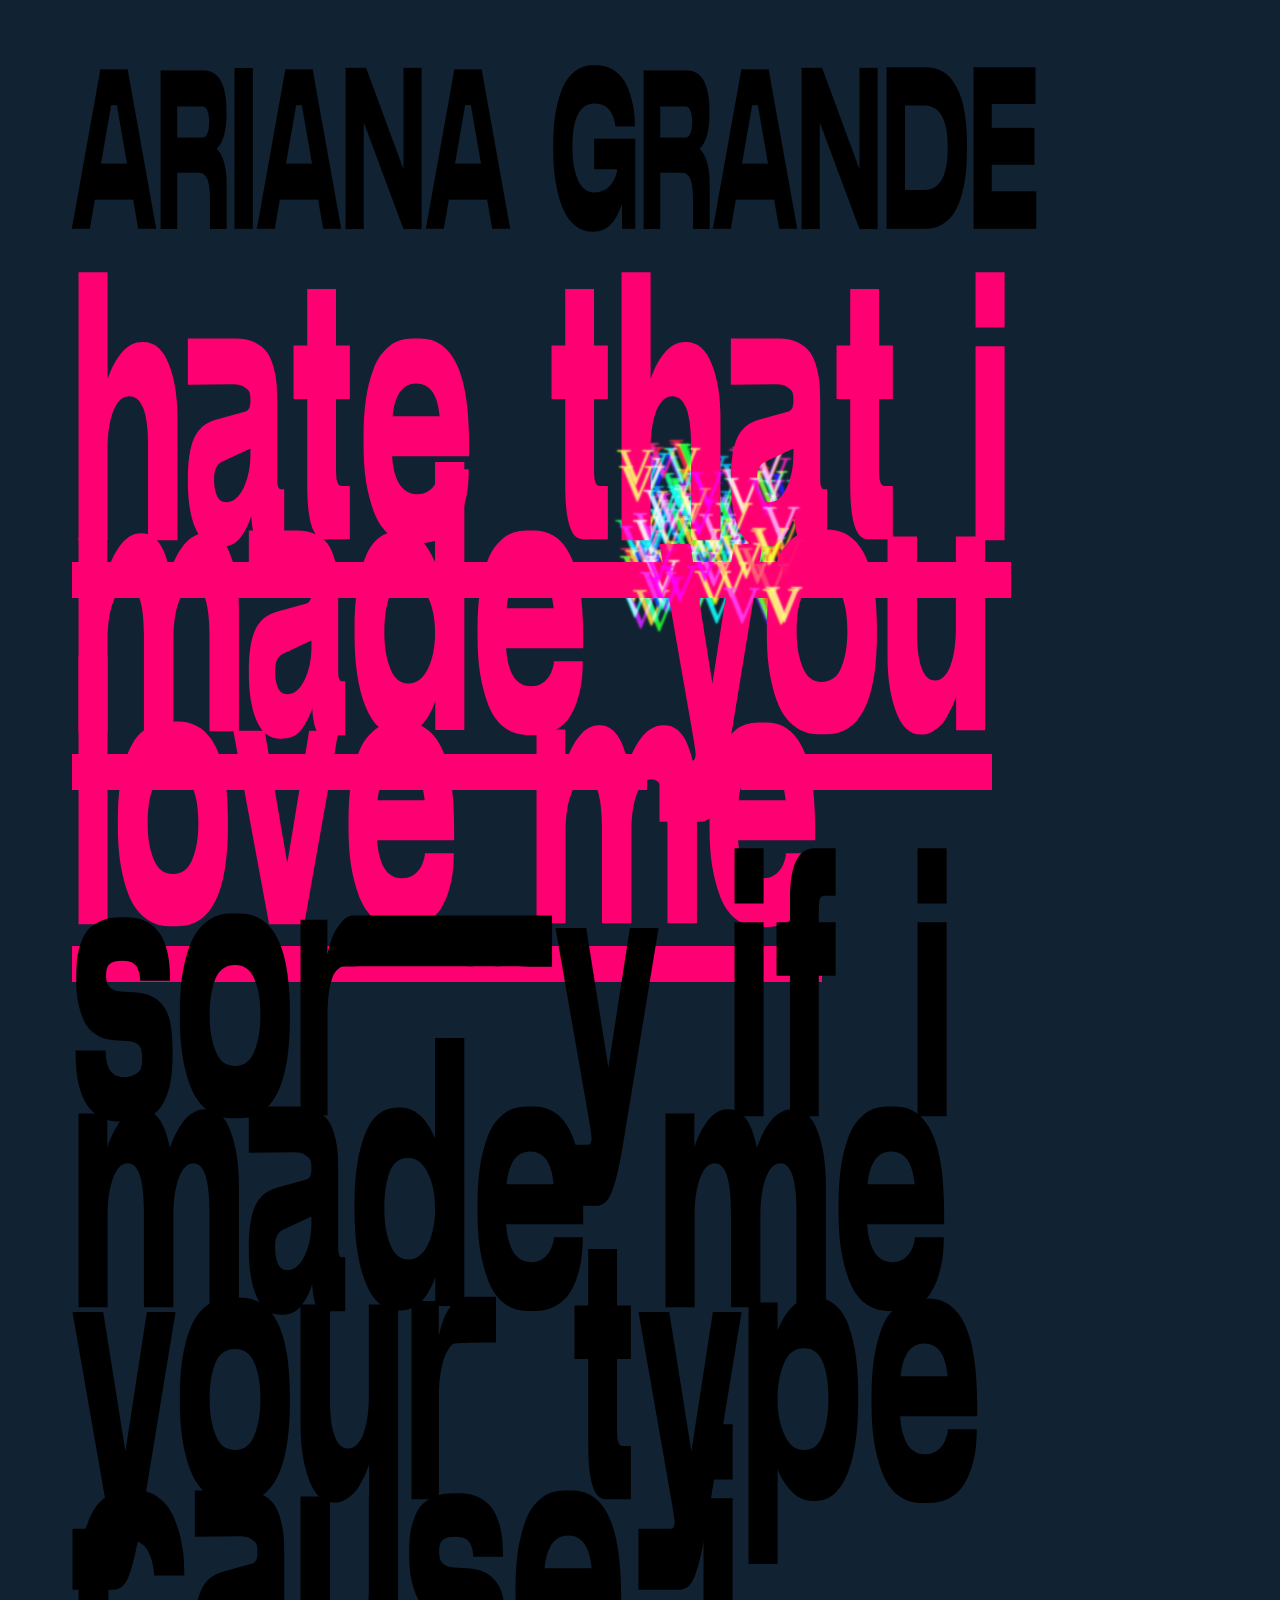
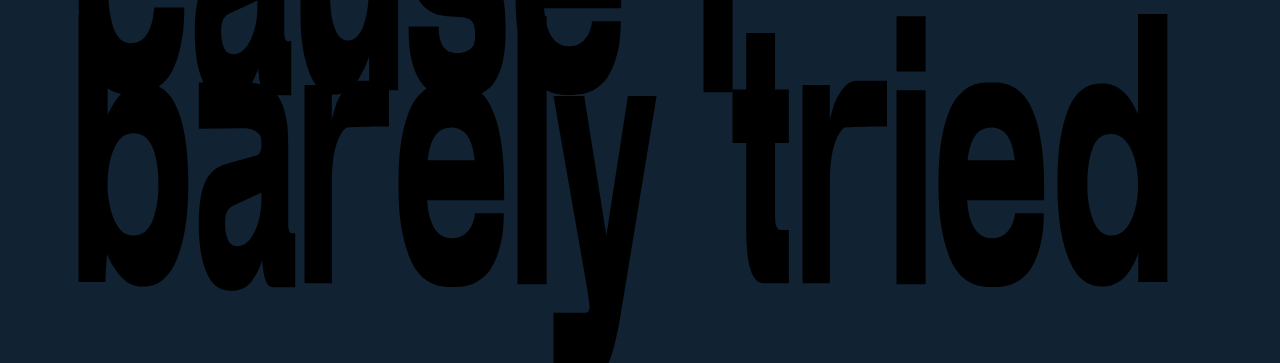
<file: uploads/260616_Exhibition-Upload/HTIMYLM/index.html>
<!doctype html>
<html lang="en">
  <head>
    <title>Document</title>
    <link rel="stylesheet" href="styles.css" />
  </head>

  <body>
    <h1>ARIANA GRANDE</h1>
    
    <div class="intro-wrap">
      <div>
        <p>
          <a
            href="https://open.spotify.com/intl-de/track/20jbSiX29FDX4oQxBXyUEi?si=c6ccb57cc0e145ae"
            target="_blank"
            >hate that i made you love me</a
          ><br />sorry if i made me your type<br />cause i barely tried
        </p>
      </div>
    </div>

</body>
  </body>
</html>
</file>
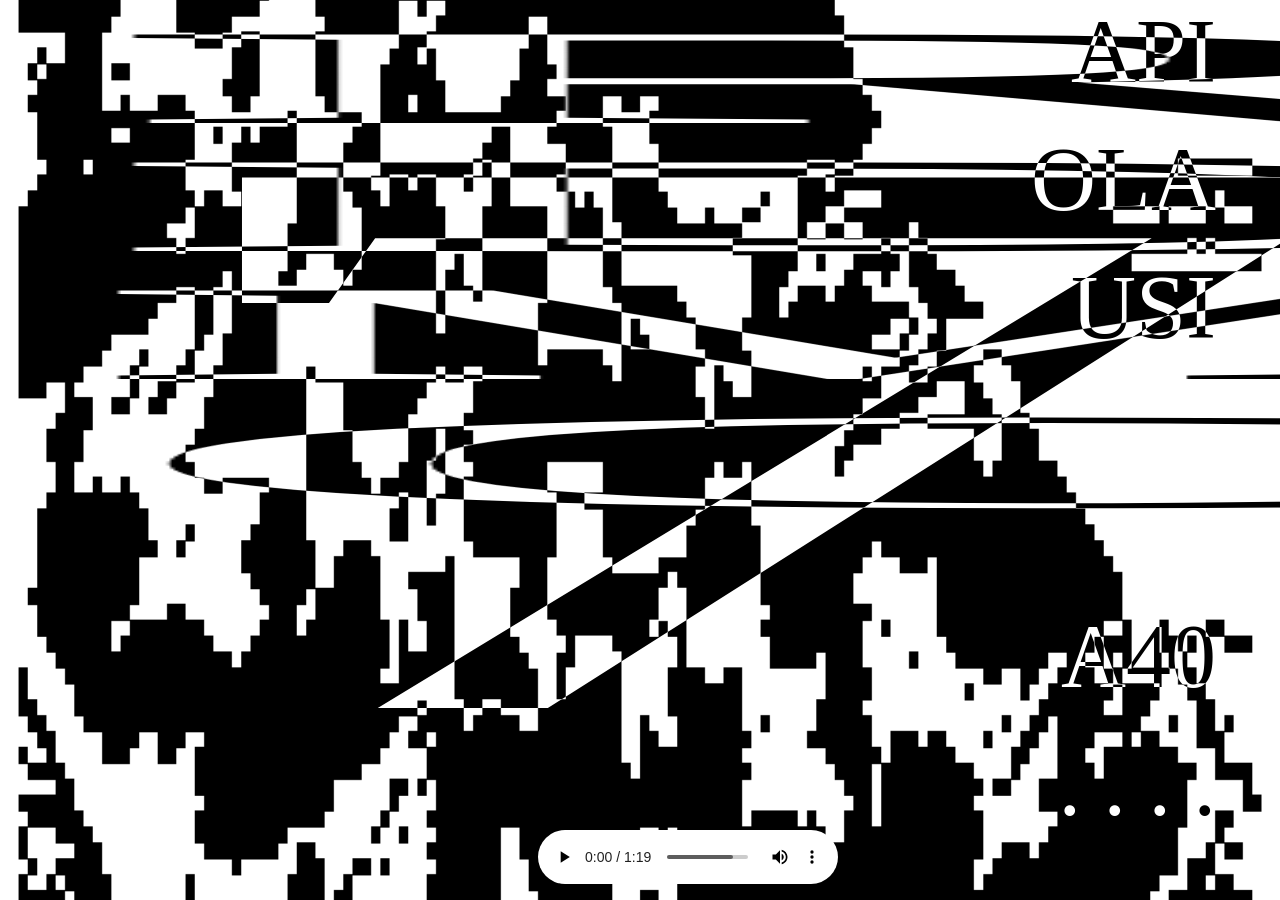
<file: uploads/260616_Exhibition-Upload/HTML_CSS_FINALES_PLAKAT_JOSHA/index.html>
<!doctype html>
<html lang="en">
  <head>
    <meta charset="UTF-8" />
    <meta name="viewport" content="width=device-width, initial-scale=1.0" />
    <meta http-equiv="X-UA-Compatible" content="ie=edge" />
    <title>CSS Animations</title>
    <link rel="stylesheet" href="style.css" />
  </head>
  <body>
    <div class="mobile-notice">
      <h1>this website is optimized for Computers only</h1>
      <p>
        start your pc and get some coffee then start playing the song:
        rapidolamusica407 by niontay and open this website again on your
        computer
      </p>
    </div>
    <div class="R p letters">R</div>
    <div class="D p letters">D</div>
    <div class="M p letters">M</div>
    <div class="C p letters">C</div>
    <div class="sieben p letters">7</div>
    <div class="api p letters">API</div>
    <div class="ola p letters">OLA</div>
    <div class="usi p letters">USI</div>
    <div class="a40 p letters">A40</div>
    <div class="punktStrich p letters">. . . .</div>
    <figure>
      <figcaption></figcaption>
      <audio controls src="easy.mp3"></audio>
      <a href="easy.mp3"></a>
    </figure>
  </body>
</html>
</file>
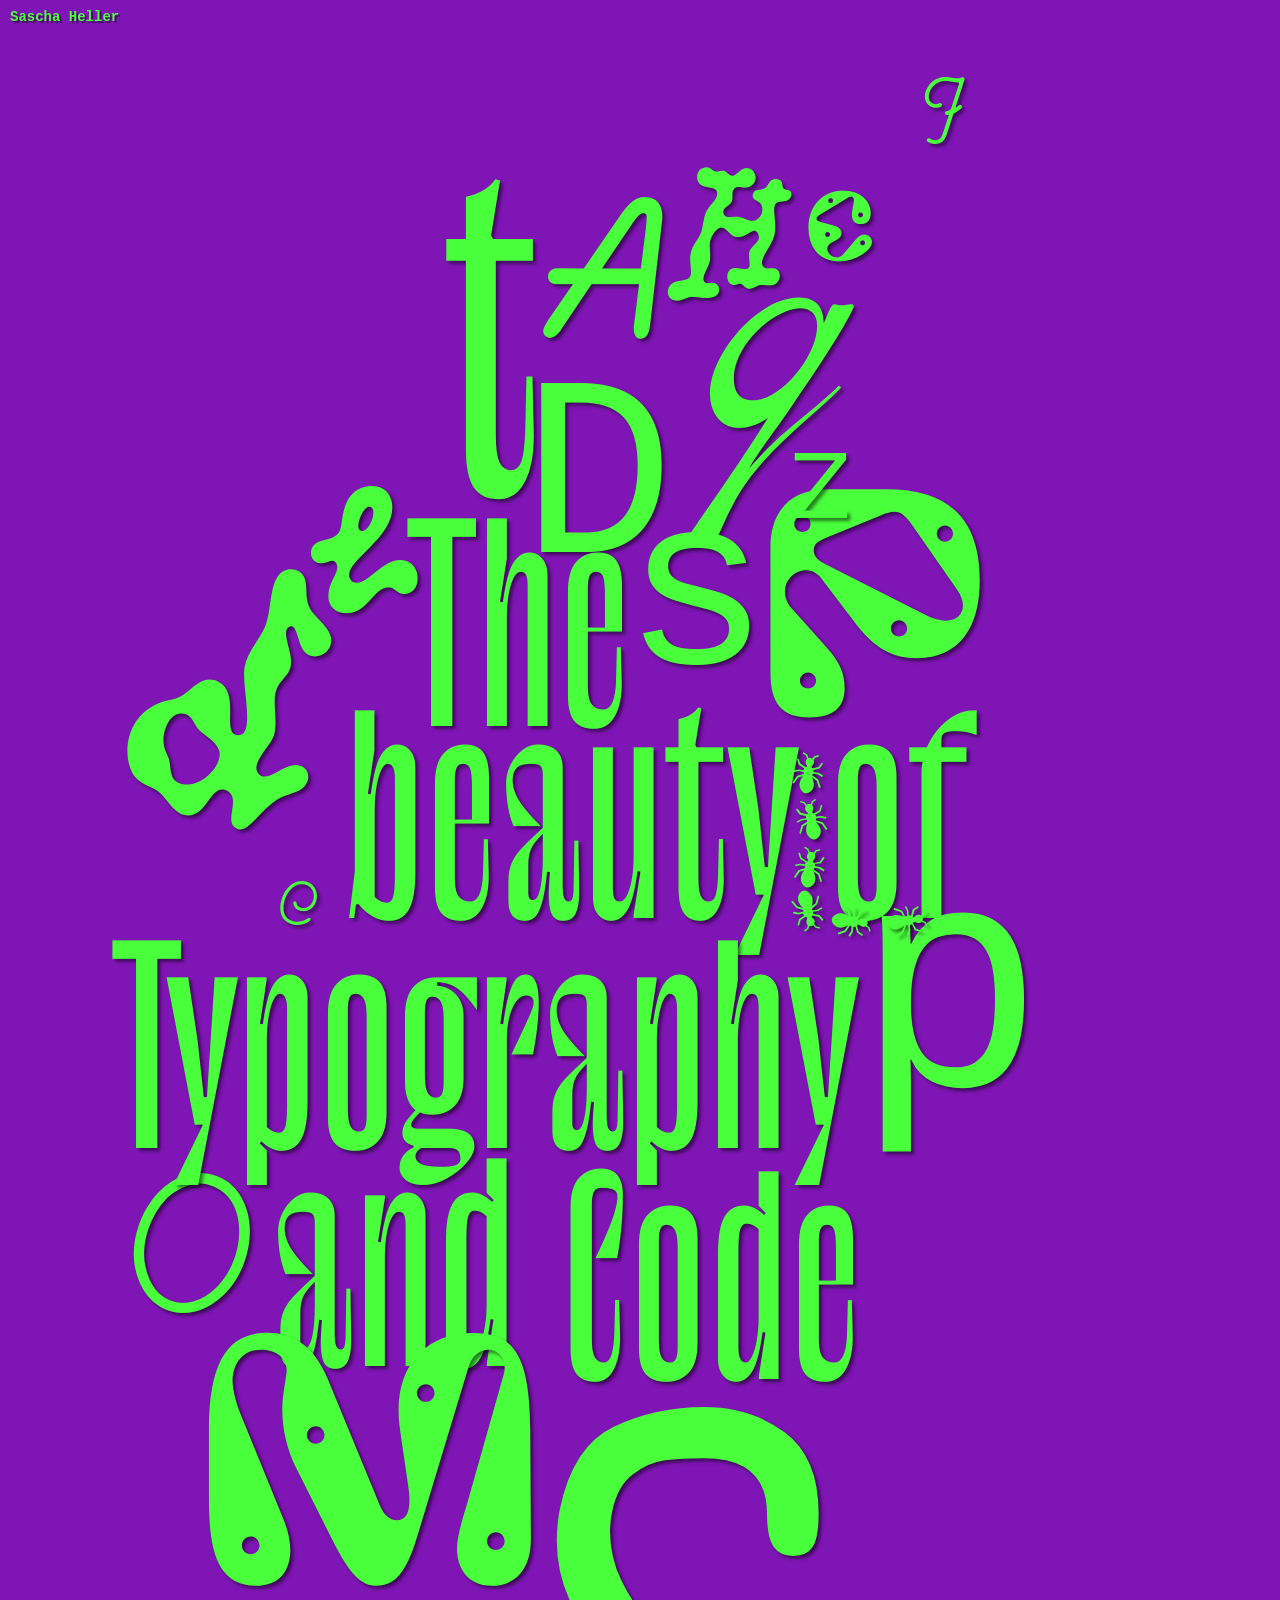
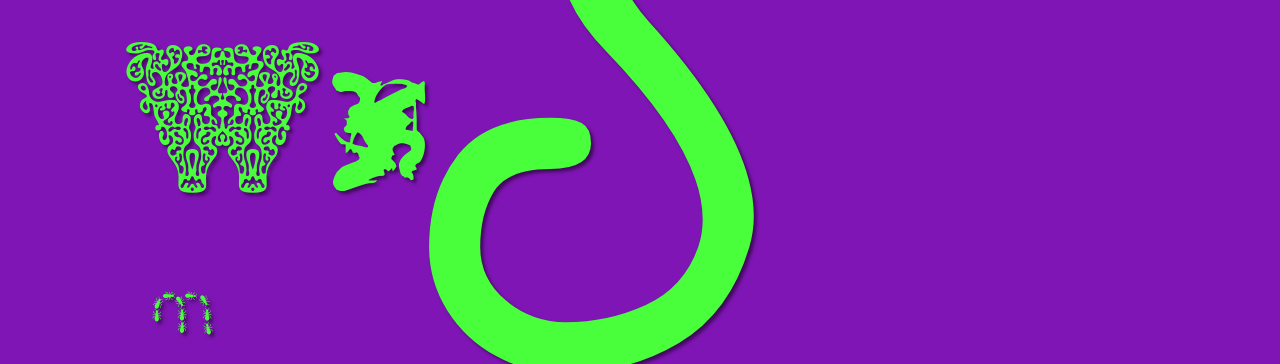
<file: uploads/260616_Exhibition-Upload/Sascha_Heller_Plakat/index.html>
<!DOCTYPE html>
<html lang="en">
<head>
    <meta charset="UTF-8">
    <meta name="viewport" content="width=device-width, initial-scale=1.0">
    <title>Welcome to my Website</title>
    <link rel="stylesheet" href="style.css">
   
</head>
<body>
    <h1>Sascha Heller</h1>
   
<div id="text-container">
    <div class="buchstabe buchstabe-O">O</div>
    <div class="buchstabe buchstabe-D">D</div>
    <div class="buchstabe buchstabe-e">e</div>
    <div class="buchstabe buchstabe-P">P</div>
    <div class="buchstabe buchstabe-The">The</div>
    <div class="buchstabe buchstabe-beauty">beauty</div>
    <div class="buchstabe buchstabe-of">of</div>
    <div class="buchstabe buchstabe-Typography">Typography</div>
    <div class="buchstabe buchstabe-and">and</div>
    <div class="buchstabe buchstabe-Code">Code</div>
    <div class="buchstabe buchstabe-A">A</div>
    <div class="buchstabe buchstabe-C">C</div>
    <div class="buchstabe buchstabe-H">H</div>
    <div class="buchstabe buchstabe-t">t</div>
    <div class="buchstabe buchstabe-d">d</div>
    <div class="buchstabe buchstabe-q">q</div>
    <div class="buchstabe buchstabe-p">p</div>
    <div class="buchstabe buchstabe-s">s</div>
    <div class="buchstabe buchstabe-S">S</div>
    <div class="buchstabe buchstabe-m">m</div>
    <div class="buchstabe buchstabe-L">L</div>
    <div class="buchstabe buchstabe-w">w</div>
    <div class="buchstabe buchstabe-c">c</div>
    <div class="buchstabe buchstabe-Z">Z</div>
    <div class="buchstabe buchstabe-J">J</div>
    <div class="buchstabe buchstabe-g">g</div>
    <div class="buchstabe buchstabe-n">n</div>

</body>
</html>
</file>
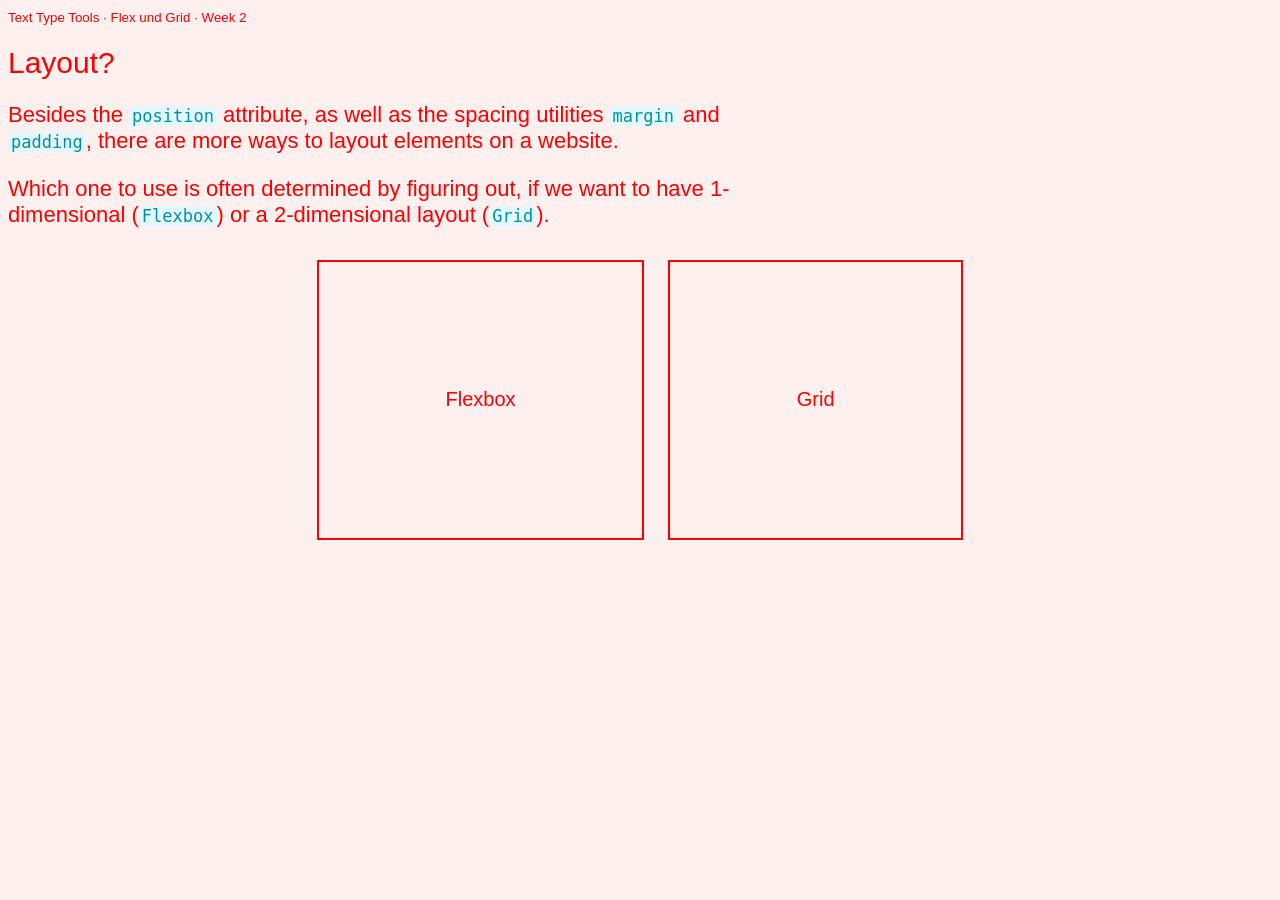
<file: uploads/260526_Type-and-Layout/a-grid-code/20260526Grid_Sascha/index.html>
<!doctype html>
<html lang="en">
  <head>
    <meta charset="UTF-8" />
    <meta name="viewport" content="width=device-width, initial-scale=1.0" />
    <meta http-equiv="X-UA-Compatible" content="ie=edge" />
    <title>HTML + CSS</title>
    <link rel="stylesheet" href="style.css" />
  </head>
  <body>
    <small>Text Type Tools · Flex und Grid · Week 2 </small>
    <h1>Layout?</h1>
    <p>
      Besides the <code>position</code> attribute, as well as the spacing
      utilities <code>margin</code> and <code>padding</code>, there are more
      ways to layout elements on a website.
    </p>
    <p>
      Which one to use is often determined by figuring out, if we want to have
      1-dimensional (<code>Flexbox</code>) or a 2-dimensional layout
      (<code>Grid</code>).
    </p>
    <div class="container">
      <a href="flex/flexbox.html">Flexbox</a>
      <a href="grid/grid.html">Grid</a>
    </div>
  </body>
</html>
</file>
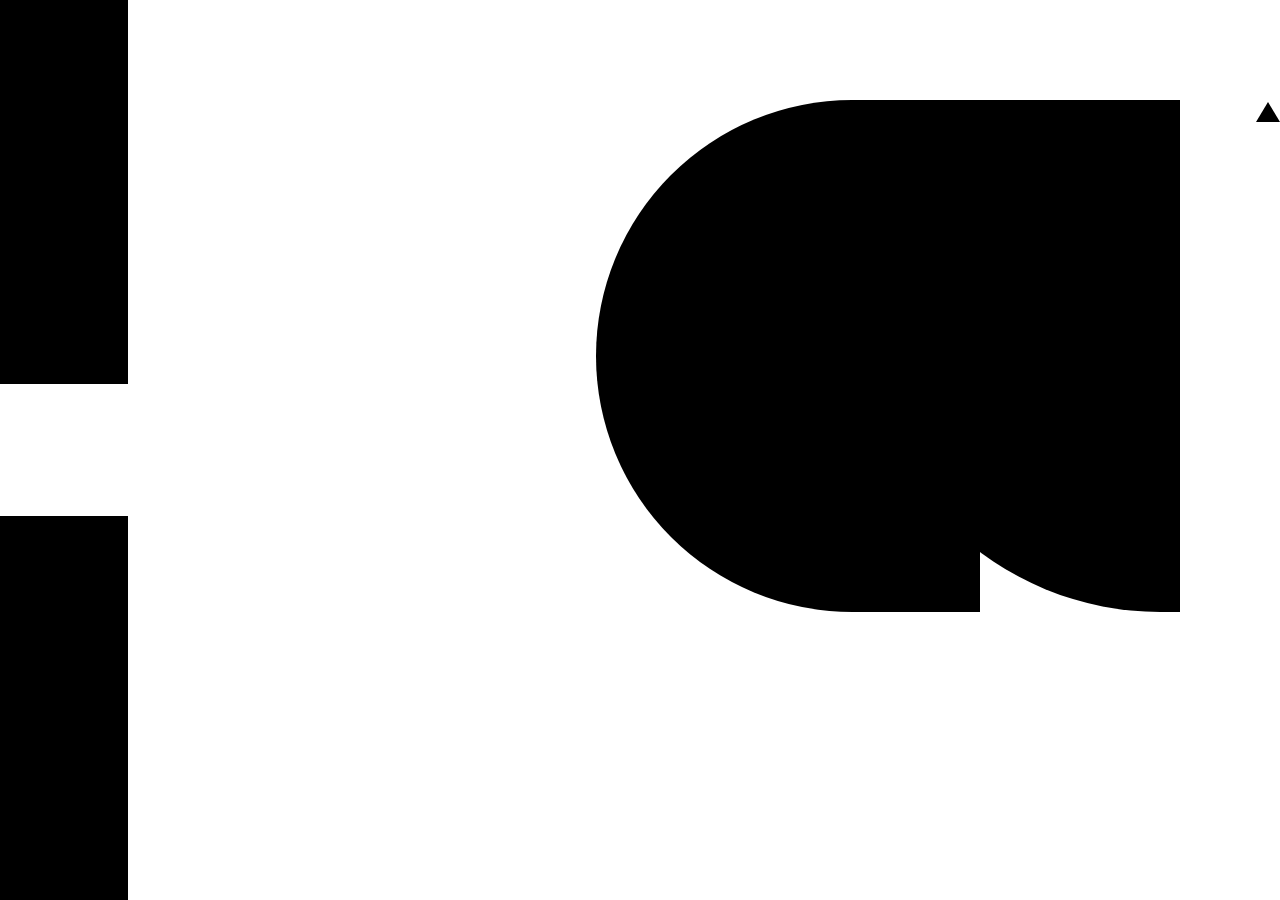
<file: uploads/260526_Type-and-Layout/a-positioning-code/20260526Positioning_Sascha/index.html>
<!doctype html>
<html lang="en">
  <head>
    <meta charset="UTF-8" />
    <meta name="viewport" content="width=device-width, initial-scale=1.0" />
    <link rel="stylesheet" href="style.css" />
    <title>Modular Type Exercise</title>
  </head>
  <body>
    <div class="box element-1"></div>
    <div class="box element-2"></div>
    <div class="box element-3"></div>
    <div class="box element-4"></div>
    <svg
      class="svg-Datei"
      xmlns="http://www.w3.org/2000/svg"
      width="24"
      height="24"
      viewBox="0 0 24 24"
    >
      <path d="M24 22h-24l12-20z" />
    </svg>
  </body>
</html>
</file>
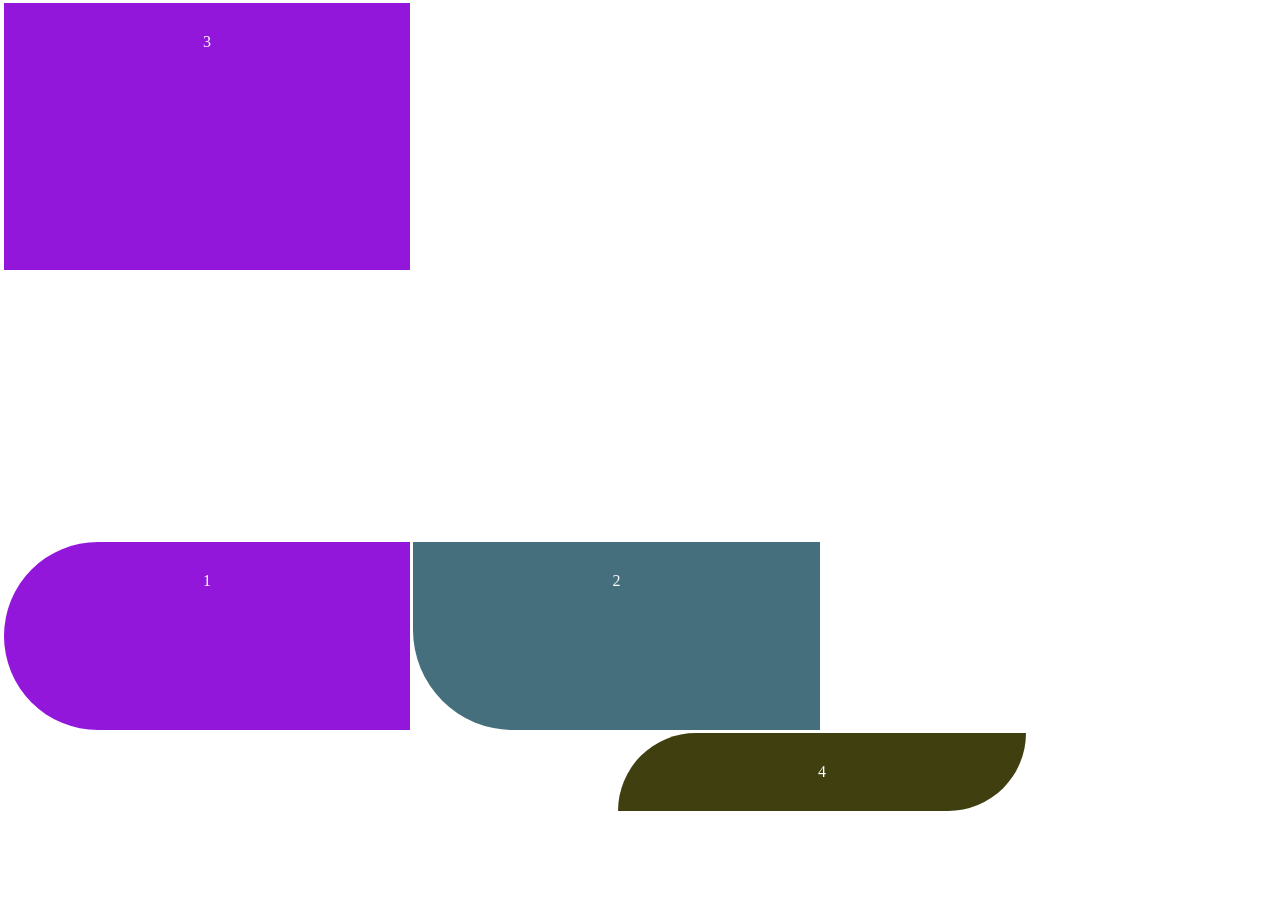
<file: uploads/260526_Type-and-Layout/a-grid-code/20260526Grid_Sascha/CSS_Grid_Letter/index.html>
<!doctype html>
<html lang="en">
  <head>
    <meta charset="UTF-8" />
    <meta name="viewport" content="width=device-width, initial-scale=1.0" />
    <meta http-equiv="X-UA-Compatible" content="ie=edge" />
    <title>HTML + CSS</title>
    <link rel="stylesheet" href="style.css" />
  </head>
  <body>
    <div class="grid-container">
      <div class="cell cell-1">1</div>
      <div class="cell cell-2">2</div>
      <div class="cell cell-3">3</div>
      <div class="cell cell-4">4</div>
    </div>
  </body>
</html>
</file>
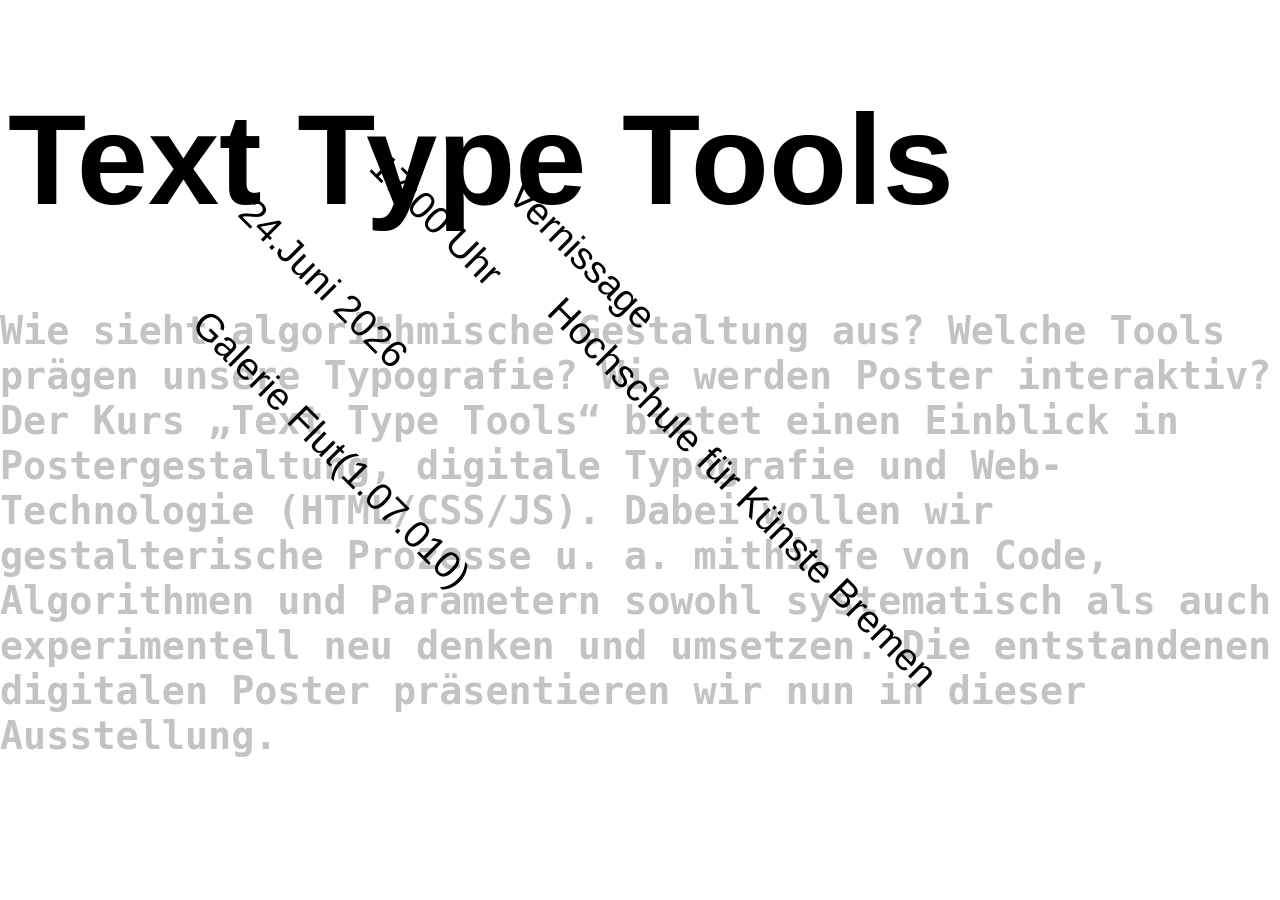
<file: uploads/260519_coding-introduction/poster.html>
<!doctype html>
<html lang="en">
  <head>
    <meta charset="UTF-8" />
    <meta name="viewport" content="width=device-width, initial-scale=1.0" />
    <title>Document</title>
    <link rel="stylesheet" href="poster.css" />
  </head>
  <body>
    <h1>Text Type Tools</h1>
    <h3>
      Wie sieht algorithmische Gestaltung aus? Welche Tools prägen unsere
      Typografie? Wie werden Poster interaktiv? Der Kurs „Text Type Tools“
      bietet einen Einblick in Postergestaltung, digitale Typografie und
      Web-Technologie (HTML/CSS/JS). Dabei wollen wir gestalterische Prozesse u.
      a. mithilfe von Code, Algorithmen und Parametern sowohl systematisch als
      auch experimentell neu denken und umsetzen. Die entstandenen digitalen
      Poster präsentieren wir nun in dieser Ausstellung.
    </h3>
    <div class="tilt-text">Hochschule für Künste Bremen</div>
    <div class="tilt-text-1">Galerie Flut(1.07.010)</div>
    <div class="tilt-text-2">24.Juni 2026</div>
    <div class="tilt-text-3">17:00 Uhr</div>
    <div class="tilt-text-4">Vernissage</div>
  </body>
</html>
</file>
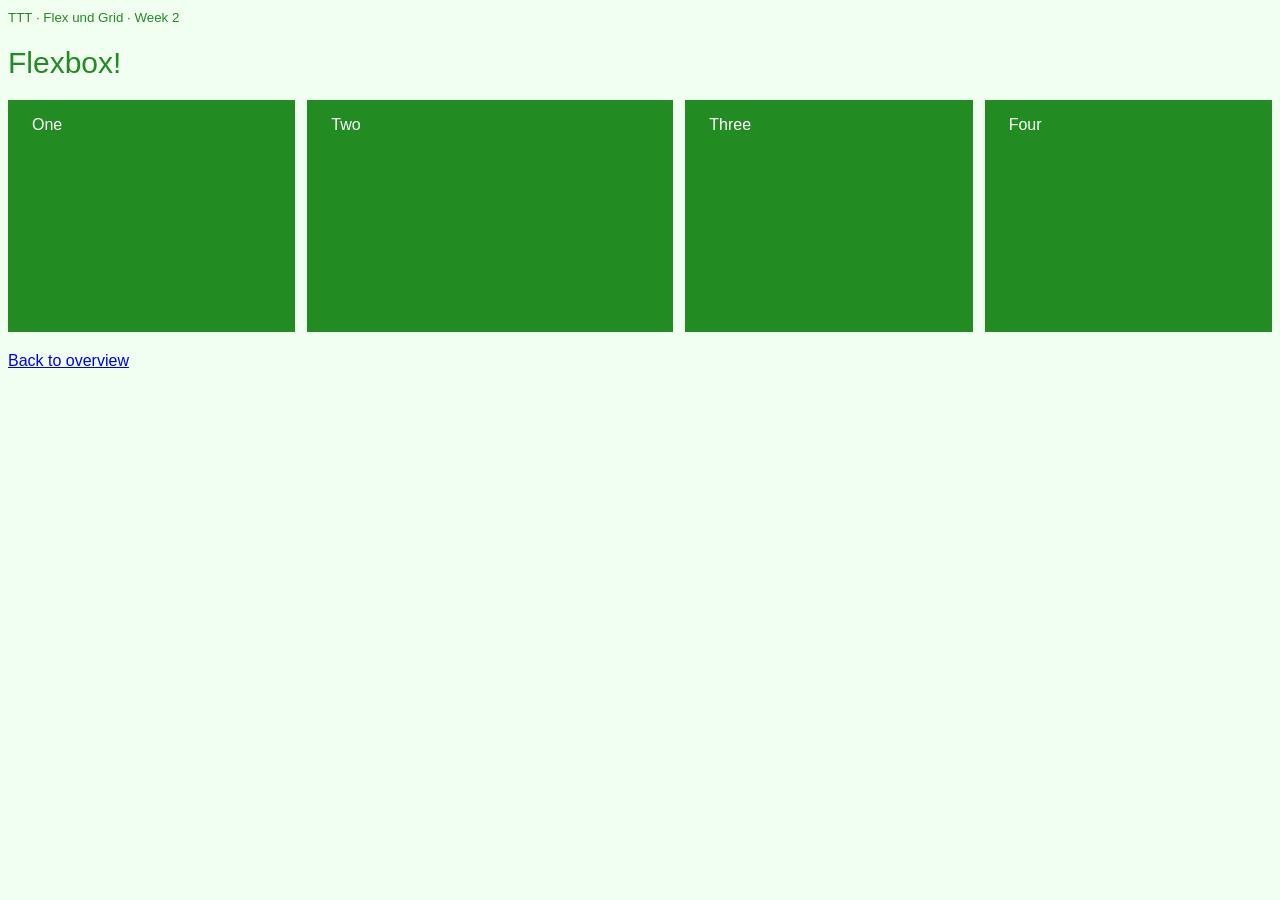
<file: uploads/260526_Type-and-Layout/a-grid-code/20260526Grid_Sascha/flex/flexbox.html>
<!doctype html>
<html lang="en">
  <head>
    <meta charset="UTF-8" />
    <meta name="viewport" content="width=device-width, initial-scale=1.0" />
    <meta http-equiv="X-UA-Compatible" content="ie=edge" />
    <title>Flexbox</title>
    <link rel="stylesheet" href="../style.css" />
    <link rel="stylesheet" href="flexbox.css" />
  </head>
  <body>
    <small>TTT · Flex und Grid · Week 2 </small>
    <h1>Flexbox!</h1>

    <div class="flex-container">
      <div class="box">One</div>
      <div class="box">Two</div>
      <div class="box">Three</div>
      <div class="box">Four</div>
    </div>
    <div class="back-link">
      <a href="../index.html">Back to overview</a>
    </div>
  </body>
</html>
</file>
<file: uploads/260616_Exhibition-Upload/HTIMYLM/styles.css>
@font-face {
  font-family: "Stretch Pro";
  src: url(StretchPro.otf);
}

body {
  background-color: rgba(255, 255, 255, 0);
  padding: 5vw;
}

h1 {
  color: rgb(0, 0, 0);
  font-family: "Stretch Pro";
  font-size: 6vw;
  transform: scale(1, 3);
  line-height: 1;
  font-weight: normal;
  margin: 2;
}

p {
  color: rgb(0, 0, 0);
  font-family: "Stretch Pro";
  font-size: 10vw;
  line-height: 0.5;
  font-weight: normal;
  transform: scale(1, 3);
  margin-top: 50vw;
}

a:hover {
  font-size: 15vw;
  transition: all 500ms;
  font-size-adjust: 20px;
}

a,
a:visited {
  color: rgb(255, 0, 115);
}

h1 {
  animation: glitch 1s linear infinite;
}

@keyframes glitch {
  2%,
  64% {
    transform: translate(2px, 0) skew(0deg);
  }
  4%,
  60% {
    transform: translate(-2px, 0) skew(0deg);
  }
  62% {
    transform: translate(0, 0) skew(5deg);
  }
}

html {
  font: 5vmin/1.3 Serif;
  overflow: hidden;
  background: #123;
}

body,
head {
  display: block;
  font-size: 52px;
  color: transparent;
}

head::before,
head::after,
body::before,
body::after {
  position: fixed;
  pointer-events: none;
  top: 50%;
  left: 50%;
  width: 3em;
  height: 3em;
  content: "V";
  mix-blend-mode: screen;
  animation: 44s -27s move infinite ease-in-out alternate;
}

body::before {
  text-shadow:
    1.5196000584em -0.0436458329em 2px hsla(196.1235968378, 100%, 50%, 0.9),
    0.5086276112em 1.4408811228em 2px hsla(116.6849688053, 100%, 50%, 0.9),
    2.1256185214em 0.0889474417em 2px hsla(91.6263172457, 100%, 50%, 0.9),
    -0.2048369263em 1.3003492541em 2px hsla(209.9128754669, 100%, 50%, 0.9),
    0.2771417903em 2.0735668524em 2px hsla(262.8716791341, 100%, 50%, 0.9),
    1.5820040526em 0.0753390754em 2px hsla(40.0937804021, 100%, 50%, 0.9),
    0.5589965852em 2.2231408501em 2px hsla(123.5569438727, 100%, 50%, 0.9),
    0.8661531356em 1.652298308em 2px hsla(85.377202409, 100%, 50%, 0.9),
    1.0490777928em 0.4776654141em 2px hsla(206.712076425, 100%, 50%, 0.9),
    2.091664302em -0.354914193em 2px hsla(333.5195650968, 100%, 50%, 0.9),
    1.7057481637em -0.3173614814em 2px hsla(325.2448639484, 100%, 50%, 0.9),
    -0.1655488381em 0.0254347229em 2px hsla(238.6982576357, 100%, 50%, 0.9),
    1.3226732825em 0.8498422663em 2px hsla(105.0067273085, 100%, 50%, 0.9),
    0.6644789042em 2.2544011761em 2px hsla(213.8072972809, 100%, 50%, 0.9),
    2.0825605172em 1.3748893723em 2px hsla(92.6914817899, 100%, 50%, 0.9),
    1.4411908271em 1.2894393172em 2px hsla(218.8505352004, 100%, 50%, 0.9),
    0.5145315835em 0.3928939704em 2px hsla(189.7161124785, 100%, 50%, 0.9),
    1.1557505809em 1.0270147727em 2px hsla(34.7115074073, 100%, 50%, 0.9),
    0.2761663589em 1.6447243281em 2px hsla(54.1345216586, 100%, 50%, 0.9),
    1.7386848173em 1.6630695049em 2px hsla(163.9934894647, 100%, 50%, 0.9),
    0.0386027305em 1.9411204972em 2px hsla(13.4005871478, 100%, 50%, 0.9),
    0.8646304567em 0.3053479548em 2px hsla(252.2356040833, 100%, 50%, 0.9),
    -0.1664567379em 0.481155158em 2px hsla(49.1204866251, 100%, 50%, 0.9),
    -0.1528619657em 0.649588741em 2px hsla(27.3865467996, 100%, 50%, 0.9),
    -0.0707092814em 2.3190293558em 2px hsla(157.7476102103, 100%, 50%, 0.9),
    -0.1382275329em -0.242289984em 2px hsla(187.3372078256, 100%, 50%, 0.9),
    1.7759311298em -0.3696193941em 2px hsla(180.4247421308, 100%, 50%, 0.9),
    -0.2605183673em -0.1444000782em 2px hsla(167.9987292588, 100%, 50%, 0.9),
    0.0844390591em 1.7924934003em 2px hsla(17.6141988754, 100%, 50%, 0.9),
    -0.0040953576em -0.3369193016em 2px hsla(244.09472421, 100%, 50%, 0.9),
    0.4412869611em 2.3028505532em 2px hsla(88.0522886515, 100%, 50%, 0.9),
    2.3199813947em 1.5798524348em 2px hsla(19.7506085316, 100%, 50%, 0.9),
    0.3576685739em 0.8297981295em 2px hsla(220.0849473011, 100%, 50%, 0.9),
    -0.353661206em 1.8782905989em 2px hsla(39.1878649775, 100%, 50%, 0.9),
    1.4609319567em 1.3205223884em 2px hsla(153.352127277, 100%, 50%, 0.9),
    0.5599539592em -0.4967049286em 2px hsla(356.5296173266, 100%, 50%, 0.9),
    0.661979165em 0.3744426187em 2px hsla(341.2799250061, 100%, 50%, 0.9),
    0.9465565865em 1.8265776706em 2px hsla(177.0743061682, 100%, 50%, 0.9),
    0.4772038646em -0.1920511852em 2px hsla(262.6031025046, 100%, 50%, 0.9),
    1.7109742929em 1.2708828551em 2px hsla(297.092343465, 100%, 50%, 0.9),
    1.771641086em 0.0264944427em 2px hsla(359.9335829727, 100%, 50%, 0.9);
  animation-duration: 44s;
  animation-delay: -27s;
}

body::after {
  text-shadow:
    1.5993031566em 2.3423802987em 2px hsla(225.0919541088, 100%, 50%, 0.9),
    -0.1432645468em 1.0383107967em 2px hsla(176.0013456158, 100%, 50%, 0.9),
    0.1282155112em 2.1271018515em 2px hsla(266.7338799065, 100%, 50%, 0.9),
    1.8959419315em 1.5714269262em 2px hsla(25.2277165583, 100%, 50%, 0.9),
    2.3495199773em 0.7851116249em 2px hsla(198.396700415, 100%, 50%, 0.9),
    0.1862270765em 0.3795815803em 2px hsla(204.9809259199, 100%, 50%, 0.9),
    1.4522290295em 0.7078642888em 2px hsla(119.576626662, 100%, 50%, 0.9),
    0.8855390625em 1.5325597562em 2px hsla(266.7804824499, 100%, 50%, 0.9),
    1.2439694413em 1.4271329045em 2px hsla(42.0169785814, 100%, 50%, 0.9),
    1.0550544223em 1.634761063em 2px hsla(221.3395247522, 100%, 50%, 0.9),
    2.150065394em 1.1885134497em 2px hsla(80.7728404369, 100%, 50%, 0.9),
    0.4647814804em 0.7070567818em 2px hsla(129.8503280663, 100%, 50%, 0.9),
    0.6546771737em 0.4272021856em 2px hsla(31.44187735, 100%, 50%, 0.9),
    1.0368191071em 2.0157811849em 2px hsla(114.5681122851, 100%, 50%, 0.9),
    0.0554723235em 0.4568036841em 2px hsla(175.3244556372, 100%, 50%, 0.9),
    2.3513612188em 2.3674906589em 2px hsla(68.5037238842, 100%, 50%, 0.9),
    0.2049696379em 0.9645373712em 2px hsla(20.6088490321, 100%, 50%, 0.9),
    -0.4504798027em -0.3035898259em 2px hsla(58.374766716, 100%, 50%, 0.9),
    2.0729127594em 0.2631155526em 2px hsla(317.2669715235, 100%, 50%, 0.9),
    -0.0120288429em 2.0353748978em 2px hsla(227.5739263313, 100%, 50%, 0.9),
    -0.41226407em 0.0013526294em 2px hsla(72.9747187127, 100%, 50%, 0.9),
    0.765867693em 0.6455940796em 2px hsla(248.1343485825, 100%, 50%, 0.9),
    2.4379809531em 1.4184971246em 2px hsla(2.8023686273, 100%, 50%, 0.9),
    1.1255128568em 0.9317101475em 2px hsla(203.6606053466, 100%, 50%, 0.9),
    2.1137769556em 1.2223059739em 2px hsla(43.8140676747, 100%, 50%, 0.9),
    -0.1452886926em 2.3778383335em 2px hsla(50.2923333507, 100%, 50%, 0.9),
    1.4029762875em 1.8462531838em 2px hsla(61.2352566334, 100%, 50%, 0.9),
    1.6142492705em 0.2389083774em 2px hsla(170.3589328799, 100%, 50%, 0.9),
    0.9305172267em 0.1158436335em 2px hsla(271.8307192586, 100%, 50%, 0.9),
    0.8451773475em 1.2102464771em 2px hsla(98.5136400808, 100%, 50%, 0.9),
    0.4052928001em 1.9284529087em 2px hsla(251.4712551476, 100%, 50%, 0.9),
    2.4063490531em 2.3211102988em 2px hsla(137.4716402485, 100%, 50%, 0.9),
    1.6761675459em 1.4897167226em 2px hsla(101.7622142945, 100%, 50%, 0.9),
    0.3066711639em 0.5143968598em 2px hsla(302.3764849931, 100%, 50%, 0.9),
    -0.0303407854em 1.5847431035em 2px hsla(267.5364769751, 100%, 50%, 0.9),
    -0.4099972485em 1.1473596392em 2px hsla(230.5424673625, 100%, 50%, 0.9),
    2.1524016036em 1.887928107em 2px hsla(16.2411185802, 100%, 50%, 0.9),
    -0.1454282779em 0.9049831458em 2px hsla(221.9658505646, 100%, 50%, 0.9),
    0.4456621706em -0.3550619589em 2px hsla(105.1884162916, 100%, 50%, 0.9),
    0.045740403em 1.8134426821em 2px hsla(170.6196652216, 100%, 50%, 0.9),
    1.6745290529em 2.1375392655em 2px hsla(356.0972940159, 100%, 50%, 0.9);
  animation-duration: 43s;
  animation-delay: -32s;
}

head::before {
  text-shadow:
    -0.2885127295em 1.6239792896em 2px hsla(49.8962837317, 100%, 50%, 0.9),
    0.8462442827em 1.0043884676em 2px hsla(167.2386884537, 100%, 50%, 0.9),
    2.3531235013em 2.3154577682em 2px hsla(129.6554716163, 100%, 50%, 0.9),
    1.4998776526em 1.3442242103em 2px hsla(40.2858565749, 100%, 50%, 0.9),
    0.08754101em -0.4461379293em 2px hsla(336.0161823481, 100%, 50%, 0.9),
    -0.3953724927em 1.7320814897em 2px hsla(93.2645927431, 100%, 50%, 0.9),
    0.5448098774em 0.2280114115em 2px hsla(132.0371523556, 100%, 50%, 0.9),
    -0.2736915451em 1.2231204518em 2px hsla(14.7130706416, 100%, 50%, 0.9),
    0.3790417159em 0.1358251365em 2px hsla(149.6349056017, 100%, 50%, 0.9),
    2.0879432413em 0.9738004778em 2px hsla(119.0309285554, 100%, 50%, 0.9),
    1.1472599798em 0.5639472585em 2px hsla(111.2040242139, 100%, 50%, 0.9),
    1.8775643084em -0.3687006761em 2px hsla(341.5857078981, 100%, 50%, 0.9),
    1.1127784898em 2.3415503157em 2px hsla(179.1366840057, 100%, 50%, 0.9),
    1.5215629144em 0.0655603435em 2px hsla(327.6892936266, 100%, 50%, 0.9),
    -0.1859156418em 1.5136785749em 2px hsla(224.7843292098, 100%, 50%, 0.9),
    0.446577888em 2.3943551587em 2px hsla(343.333905853, 100%, 50%, 0.9),
    1.661825256em 1.4265117063em 2px hsla(198.8089777337, 100%, 50%, 0.9),
    2.2690759132em 2.4747702256em 2px hsla(17.8037537717, 100%, 50%, 0.9),
    1.9822007425em 0.5612184238em 2px hsla(309.4181701305, 100%, 50%, 0.9),
    1.5090091173em 1.9194671928em 2px hsla(249.2443308277, 100%, 50%, 0.9),
    0.1031907371em 0.583588026em 2px hsla(289.871295155, 100%, 50%, 0.9),
    -0.2499452502em 0.9733666403em 2px hsla(175.5733614487, 100%, 50%, 0.9),
    1.9753685763em 1.5416926542em 2px hsla(22.5939237618, 100%, 50%, 0.9),
    1.0558806712em 1.0086226978em 2px hsla(85.6607372154, 100%, 50%, 0.9),
    1.5718599633em 1.0829932348em 2px hsla(299.5363235378, 100%, 50%, 0.9),
    0.7050813349em 0.0595460849em 2px hsla(28.1725971532, 100%, 50%, 0.9),
    1.2181323561em 0.2056059668em 2px hsla(140.0526044239, 100%, 50%, 0.9),
    -0.1991714722em 1.8859673982em 2px hsla(359.5385789124, 100%, 50%, 0.9),
    2.0883919846em -0.3270356366em 2px hsla(208.2615072691, 100%, 50%, 0.9),
    0.7275277475em -0.4282044745em 2px hsla(123.3662678131, 100%, 50%, 0.9),
    -0.3526473045em 2.437964322em 2px hsla(289.125047945, 100%, 50%, 0.9),
    0.2063196859em 2.1212760599em 2px hsla(215.9345807209, 100%, 50%, 0.9),
    0.6153975875em 1.2908323169em 2px hsla(134.2553551375, 100%, 50%, 0.9),
    2.4875377542em 0.1619979016em 2px hsla(243.2064873926, 100%, 50%, 0.9),
    2.1920095564em -0.1582855432em 2px hsla(317.8253511143, 100%, 50%, 0.9),
    2.0275289181em 1.5576585117em 2px hsla(22.7703418689, 100%, 50%, 0.9),
    -0.3794681192em 1.5837864532em 2px hsla(344.2214999461, 100%, 50%, 0.9),
    0.2673116465em 0.5357345017em 2px hsla(355.8320233765, 100%, 50%, 0.9),
    1.6327897022em 1.9969128224em 2px hsla(289.1250016769, 100%, 50%, 0.9),
    0.4987022979em 2.0386607952em 2px hsla(148.0262757223, 100%, 50%, 0.9),
    -0.2458584005em -0.0189263013em 2px hsla(308.4842925093, 100%, 50%, 0.9);
  animation-duration: 42s;
  animation-delay: -23s;
}

head::after {
  text-shadow:
    0.7774693618em 1.6498929659em 2px hsla(300.3567460647, 100%, 50%, 0.9),
    -0.4828359857em 1.0413094785em 2px hsla(134.9007211136, 100%, 50%, 0.9),
    2.0875921946em 2.2614831118em 2px hsla(95.8734951428, 100%, 50%, 0.9),
    0.7343078871em 0.575245698em 2px hsla(156.4203665203, 100%, 50%, 0.9),
    2.1171046955em -0.3498936118em 2px hsla(32.6626938361, 100%, 50%, 0.9),
    0.673186686em -0.422719385em 2px hsla(113.6487985559, 100%, 50%, 0.9),
    0.9875417196em 0.9603059992em 2px hsla(181.3304035837, 100%, 50%, 0.9),
    0.1238216644em 0.8199138135em 2px hsla(175.4749634375, 100%, 50%, 0.9),
    0.0650435977em 2.0681976818em 2px hsla(136.619528428, 100%, 50%, 0.9),
    -0.3670213017em -0.1895734317em 2px hsla(345.0807595184, 100%, 50%, 0.9),
    0.9912610145em -0.1927577614em 2px hsla(200.363876261, 100%, 50%, 0.9),
    -0.2545528341em -0.3664429182em 2px hsla(351.9967355542, 100%, 50%, 0.9),
    -0.1378321963em 0.7154108292em 2px hsla(233.028747045, 100%, 50%, 0.9),
    2.4867224116em 1.8599487666em 2px hsla(212.0009282474, 100%, 50%, 0.9),
    2.3243422349em 0.2770994952em 2px hsla(157.1049430394, 100%, 50%, 0.9),
    1.4854121711em 0.6003322886em 2px hsla(280.5169510658, 100%, 50%, 0.9),
    0.0812483745em 1.4836107297em 2px hsla(248.3484666461, 100%, 50%, 0.9),
    0.530149363em 0.2753582093em 2px hsla(115.732901113, 100%, 50%, 0.9),
    -0.272863184em -0.2136152837em 2px hsla(254.0598183563, 100%, 50%, 0.9),
    1.1930117042em 1.6561081918em 2px hsla(116.3741225732, 100%, 50%, 0.9),
    0.5908438582em 2.4915244933em 2px hsla(96.2285215483, 100%, 50%, 0.9),
    2.2925812452em 0.8879532141em 2px hsla(26.1512385058, 100%, 50%, 0.9),
    -0.4631359358em 2.2214220179em 2px hsla(174.4303959117, 100%, 50%, 0.9),
    -0.487637612em 1.9295684087em 2px hsla(52.2191607264, 100%, 50%, 0.9),
    -0.2273175971em 0.0084312346em 2px hsla(91.1825214565, 100%, 50%, 0.9),
    0.0948774077em 1.7068054277em 2px hsla(307.3211574309, 100%, 50%, 0.9),
    0.669316155em 1.0021561182em 2px hsla(44.8903352231, 100%, 50%, 0.9),
    2.0080836068em 1.860414331em 2px hsla(55.047223575, 100%, 50%, 0.9),
    1.0919233717em 1.9724226824em 2px hsla(42.037277204, 100%, 50%, 0.9),
    2.3991204523em 1.026404415em 2px hsla(32.4259681033, 100%, 50%, 0.9),
    0.3838962335em 2.3330390853em 2px hsla(286.8370668249, 100%, 50%, 0.9),
    1.8879792925em 1.8552722011em 2px hsla(182.1748724497, 100%, 50%, 0.9),
    2.4000858953em 0.5144549268em 2px hsla(298.0072015422, 100%, 50%, 0.9),
    1.6532108738em 2.1135435517em 2px hsla(68.0801532921, 100%, 50%, 0.9),
    0.8703270384em 1.0758569858em 2px hsla(48.1042519436, 100%, 50%, 0.9),
    1.3236579033em 1.3008311129em 2px hsla(134.2145349338, 100%, 50%, 0.9),
    0.0064246615em 2.4953466468em 2px hsla(115.3008812272, 100%, 50%, 0.9),
    1.5056412839em 2.417028292em 2px hsla(208.1767821536, 100%, 50%, 0.9),
    2.1000414303em 2.3900980055em 2px hsla(256.1928750836, 100%, 50%, 0.9),
    0.1472868806em 1.726207276em 2px hsla(314.4983851512, 100%, 50%, 0.9),
    1.786988475em 0.7841013611em 2px hsla(305.7308460333, 100%, 50%, 0.9);
  animation-duration: 41s;
  animation-delay: -19s;
}

@keyframes move {
  from {
    transform: rotate(0deg) scale(12) translateX(-20px);
  }
  to {
    transform: rotate(360deg) scale(18) translateX(20px);
  }
}
</file>
<file: uploads/260616_Exhibition-Upload/HTML_CSS_FINALES_PLAKAT_JOSHA/style.css>
.p {
  mix-blend-mode: difference;

  color: rgba(0, 0, 0, 0.6);
}

@font-face {
  font-family: GFSDidot-Regular;
  src: url(GFSDidot-Regular.ttf);
}

@font-face {
  font-family: Cavalharitz;
  src: url(Cavalhatriz.ttf);
}

* {
  transform-origin: top left;
}

body {
  background-image: url(ascii-art\ \(1\).png);
  background-size: cover;
  background-position: center;
  background-repeat: no-repeat;
  background-attachment: fixed;
}

.R {
  font-size: 30vh;
  position: fixed;
  animation-name: bounce;
  animation-duration: 800ms;
  animation-iteration-count: infinite;
  animation-direction: alternate;
  animation-timing-function: ease-out;
  display: flex;
  align-items: center;
  justify-content: center;
  left: 5vw;
  top: 0vw;
  transition: all 0.5s ease-in-out;

  animation: R-animation 0.5s linear forwards;
  animation-play-state: paused;
}

.R:hover {
  animation-play-state: running;
}

.D {
  font-size: 30vh;
  position: fixed;
  animation-name: bounce;
  animation-duration: 750ms;
  animation-iteration-count: infinite;
  animation-direction: alternate;
  animation-timing-function: ease-out;
  display: flex;
  align-items: center;
  justify-content: center;
  left: 5vw;
  top: 10vw;
  transition: all 0.5s ease-in-out;
  animation: R-animation 0.5s linear forwards;
  animation-play-state: paused;
}
.D:hover {
  animation-play-state: running;
}

.M {
  font-size: 30vh;
  position: fixed;
  animation-name: bounce;
  animation-duration: 700ms;
  animation-iteration-count: infinite;
  animation-direction: alternate;
  animation-timing-function: ease-out;
  display: flex;
  align-items: center;
  justify-content: center;
  left: 5vw;
  transition: all 0.5s ease-in-out;
  top: 20vw;
  animation: M-animation 0.5s linear forwards;
  animation-play-state: paused;
}
.M:hover {
  animation-play-state: running;
}

.C {
  font-size: 30vh;
  position: fixed;
  animation-name: bounce;
  animation-duration: 800ms;
  animation-iteration-count: infinite;
  animation-direction: alternate;
  animation-timing-function: ease-out;
  display: flex;
  align-items: center;
  justify-content: center;
  left: 5vw;
  transition: all 0.5s ease-in-out;
  top: 30vw;
  animation: C-animation 0.5s linear forwards;
  animation-play-state: paused;
}
.C:hover {
  animation-play-state: running;
}

.sieben {
  font-size: 30vh;
  position: fixed;
  animation-name: bounce;
  animation-duration: 1000ms;
  animation-iteration-count: infinite;
  animation-direction: alternate;
  animation-timing-function: ease-out;
  display: flex;
  align-items: center;
  justify-content: center;
  left: 5vw;
  bottom: 0vw;
  transition: all 0.5s ease-in-out;
  animation: sieben-animation 0.5s linear forwards;
  animation-play-state: paused;
  transform-origin: bottom left !important;
}
.sieben:hover {
  animation-play-state: running;
}

.api {
  font-size: 10vh;
  position: fixed;
  animation-name: bounce;
  display: flex;
  align-items: center;
  justify-content: center;
  right: 5vw;
  animation: none;
  top: 0vw;
}

.ola {
  font-size: 10vh;
  position: fixed;
  display: flex;
  align-items: center;
  justify-content: center;
  right: 5vw;
  animation: none;
  top: 10vw;
}

.usi {
  font-size: 10vh;
  position: fixed;
  display: flex;
  align-items: center;
  justify-content: center;
  right: 5vw;
  animation: none;
  top: 20vw;
}

.a40 {
  font-size: 10vh;
  position: fixed;
  display: flex;
  align-items: center;
  justify-content: center;
  right: 5vw;
  animation: none;
  bottom: 15vw;
}

.punktStrich {
  font-size: 10vh;
  position: fixed;
  animation-name: bounce;
  animation-duration: 1000ms;
  animation-iteration-count: infinite;
  animation-direction: alternate;
  animation-timing-function: ease-out;
  display: flex;
  align-items: center;
  justify-content: center;
  right: 5vw;
  bottom: 5vw;
}

.letters {
  color: #ffffff;
}

@keyframes R-animation {
  from {
    transform: scaleY(50%);
  }
  to {
    transform: scaleX(900%) scaleY(50%);
  }
}

@keyframes M-animation {
  from {
    transform: scaleY(50%);
  }
  to {
    transform: scaleX(700%) scaleY(50%);
  }
}

@keyframes C-animation {
  from {
    transform: scaleY(50%);
  }
  to {
    transform: scaleX(950%) scaleY(50%);
  }
}

@keyframes sieben-animation {
  from {
    transform: scaleY(50%);
  }
  to {
    transform: scaleX(1000%) scaleY(300%);
  }
}

.mobile-notice {
  display: none;
}

@media only screen and (max-width: 1024px) {
  body > *:not(.mobile-notice) {
    display: none !important;
  }
  .mobile-notice {
    font-family: Cavalharitz;
    font-size: 4vh;
    display: block;
    text-align: center;
    padding: 50px;
    background-color: #f4f4f4;
    height: 100vh;
  }
}

figure {
  position: fixed;
  bottom: 0;
  display: flex;
  justify-content: center;
  align-items: center;
  width: 100vw;
  z-index: 1000;
}

audio::-webkit-media-controls-enclosure {
  background: transparent;
}

audio::-webkit-media-controls-panel {
  background-color: white;
  mix-blend-mode: difference;
}
</file>
<file: uploads/260616_Exhibition-Upload/Sascha_Heller_Plakat/style.css>
:root {
    --font-size-variable: 1;
}
body {
    background-color: #7f15b5;
    font-family: monospace, helvetica, sans-serif;
    color: rgb(73, 255, 60);
    font-size: calc(7px * var(--font-size-variable));
    text-shadow: 2px 2px 1px rgba(0, 0, 0, 0.5);   
     /* Format: horizontal | vertikal | unscharf | farbe */
    top: 0px;
    margin-left: 10px;
}
.buchstabe {
    text-shadow: 3px 3px 3.5px rgba(0, 0, 0, 0.5);
    background-color: transparent;
    position: absolute;
    transition: all 0.3s ease;
}

.buchstabe-O {
    transition: transform 0.3s ease, background-color 0.3s ease, color 0.3s ease;
    font-family: feroniapi;
    font-size: calc(16vw * var(--font-size-variable));
    color: rgb(73, 255, 60);
    left: 8vw;
    top: 79vw;
}
.buchstabe-D {
    transition: transform 0.3s ease, background-color 0.3s ease, color 0.3s ease;
    font-family: bold 30vw monospace, menlo, sans-serif;
    font-size: calc(20vw * var(--font-size-variable));
    color: rgb(73, 255, 60);
    left: 39vw;
    top: 16.5vw;
}
.buchstabe-e {
    transition: transform 0.3s ease, background-color 0.3s ease, color 0.3s ease;
    font-family: PicNic;
    font-size: calc(20vw * var(--font-size-variable));
    color: rgb(73, 255, 60);
    left: 22vw;
    top: 20vw;
    padding: 0;
}
.buchstabe-P {
    transition: transform 0.3s ease, background-color 0.3s ease, color 0.3s ease;
    font-family: pilowlava-atome;
    font-size: calc(23vw * var(--font-size-variable));
    color: rgb(73, 255, 60);
    left: 57vw;
    top: 25vw;
}
.buchstabe-The {
    transition: transform 1s ease, background-color 0.3s ease, color 0.3s ease;
    font-family: LeMurmure;
    font-size: calc(20vw * var(--font-size-variable));
    color: rgb(73, 255, 60);
    left: 30vw;
    top: 30vw;
}
.buchstabe-beauty {
    transition: transform 0.3s ease, background-color 0.3s ease, color 0.3s ease;
    font-family: LeMurmure;
    font-size: calc(20vw * var(--font-size-variable));
    color: rgb(73, 255, 60);
    left: 25vw;
    top: 45vw;
}
.buchstabe-of {
    transition: transform 0.3s ease, background-color 0.3s ease, color 0.3s ease;
    font-family: LeMurmure;
    font-size: calc(20vw * var(--font-size-variable));
    color: rgb(73, 255, 60);
    left: 63vw;
    top: 45vw;
}
.buchstabe-Code {
    transition: transform 0.3s ease, background-color 0.3s ease, color 0.3s ease;
    font-family: LeMurmure;
    font-size: calc(20vw * var(--font-size-variable));
    color: rgb(73, 255, 60);
    left: 7vw;
    top: 77vw;
}
.buchstabe-Typography {
    transition: transform 0.3s ease, background-color 0.3s ease, color 0.3s ease;
    font-family: LeMurmure;
    font-size: calc(20vw * var(--font-size-variable));
    color: rgb(73, 255, 60);
    left: 7vw;
    top: 63vw;
}
.buchstabe-Code {
    transition: transform 0.3s ease, background-color 0.3s ease, color 0.3s ease;
    font-family: LeMurmure;
    font-size: calc(20vw * var(--font-size-variable));
    color: rgb(73, 255, 60);
    left: 42.2vw;
    top: 81vw;
}
.buchstabe-and {
    transition: transform 0.3s ease, background-color 0.3s ease, color 0.3s ease;
    font-family: LeMurmure;
    font-size: calc(20vw * var(--font-size-variable));
    color: rgb(73, 255, 60);
    left: 19.5vw;
    top: 80vw;
}
.buchstabe-A {
    transition: transform 0.3s ease, background-color 0.3s ease, color 0.3s ease;
    font-family: compagnon;
    font-size: calc(18vw * var(--font-size-variable));
    color: rgb(73, 255, 60);
    left: 40vw;
    top: -2.5vw;
}
.buchstabe-C {
    transition: transform 0.3s ease, background-color 0.3s ease, color 0.3s ease;
    font-family: feroniapi;
    font-size: calc(5vw * var(--font-size-variable));
    color: rgb(73, 255, 60);
    left: 20vw;
    top: 58vw;
}
.buchstabe-H {
    transition: transform 0.3s ease, background-color 0.3s ease, color 0.3s ease;
    font-family:picnic;
    font-size: calc(14vw * var(--font-size-variable));
    color: rgb(73, 255, 60);
    left: 50vw;
    top: 0vw;
}
.buchstabe-t {
    transition: transform 0.3s ease, background-color 0.3s ease, color 0.3s ease;
    font-family: lemurmure;
    font-size: calc(30vw * var(--font-size-variable));
    color: rgb(73, 255, 60);
    left: 33vw;
    top: 3.5vw;
}
.buchstabe-d {  
    transition: transform 0.3s ease, background-color 0.3s ease, color 0.3s ease;
    font-family: picnic;
    font-size: calc(27vw * var(--font-size-variable));
    color: rgb(73, 255, 60);
    left: 7vw;
    top: 30vw;
}
.buchstabe-q {
    transition: transform 0.3s ease, background-color 0.3s ease, color 0.3s ease;
    font-family: interlope;
    font-size: calc(26vw * var(--font-size-variable));
    color: rgb(73, 255, 60);
    left: 54vw;
    top: 1vw;
}
.buchstabe-p {
    transition: transform 0.3s ease, background-color 0.3s ease, color 0.3s ease;
    font-family: 'Courier New', Courier, monospace;
    font-size: calc(25vw * var(--font-size-variable));
    color: rgb(73, 255, 60);
    left: 65vw;
    top: 54vw;
}
.buchstabe-s {
    transition: transform 0.3s ease, background-color 0.3s ease, color 0.3s ease;
    font-family: monospace, helvetica, sans-serif;
    font-size: calc(19vw * var(--font-size-variable));
    color: rgb(73, 255, 60);
    left: 47vw;
    top: 26vw;
    padding: 0vw;
}
.buchstabe-S {
    transition: transform 0.3s ease, background-color 0.3s ease, color 0.3s ease;
    font-family: compagnon;
    font-size: calc(57vw * var(--font-size-variable));
    color: rgb(73, 255, 60);
    left: 30vw;
    top: 75vw;
}
.buchstabe-m {
    transition: transform 0.3s ease, background-color 0.3s ease, color 0.3s ease;
    font-family: pilowlava-atome;
    font-size: calc(25vw * var(--font-size-variable));
    color: rgb(73, 255, 60);
    left: 13vw;
    top: 91vw;
}
.buchstabe-L {
    transition: transform 0.3s ease, background-color 0.3s ease, color 0.3s ease;
    font-family: soldates;
    font-size: calc(20vw * var(--font-size-variable));
    color: rgb(73, 255, 60);
    left: 59vw;
    top: 46vw;
}
.buchstabe-w {
    transition: transform 0.3s ease, background-color 0.3s ease, color 0.3s ease;
    font-family: lithops;
    font-size: calc(17vw * var(--font-size-variable));
    color: rgb(73, 255, 60);
    left: 8vw;
    top: 114vw;
}
.buchstabe-c {
    transition: transform 0.3s ease, background-color 0.3s ease, color 0.3s ease;
    font-family: pilowlava-atome;
    font-size: calc(7vw * var(--font-size-variable));
    color: rgb(73, 255, 60);
    left: 61vw;
    top: 4vw;
}
.buchstabe-Z {
    transition: transform 0.3s ease, background-color 0.3s ease, color 0.3s ease;
    font-family: system-ui, -apple-system, BlinkMacSystemFont, 'Segoe UI', Roboto, Oxygen, Ubuntu, Cantarell, 'Open Sans', 'Helvetica Neue', sans-serif;
    font-size: calc(7vw * var(--font-size-variable));
    color: rgb(73, 255, 60);
    left: 60vw;
    top: 24vw;
}
.buchstabe-J {
    transition: transform 0.3s ease, background-color 0.3s ease, color 0.3s ease;
    font-family: feroniapi;
    font-size: calc(6vw * var(--font-size-variable));
    color: rgb(73, 255, 60);
    left: 70vw;
    top: -5vw;
}
.buchstabe-g {
    transition: transform 0.3s ease, background-color 0.3s ease, color 0.3s ease;
    font-family: mess;
    font-size: calc(13vw * var(--font-size-variable));
    color: rgb(73, 255, 60);
    left: 24vw;
    top: 118vw;
}
.buchstabe-n {
    transition: transform 0.3s ease, background-color 0.3s ease, color 0.3s ease;
    font-family: soldates;
    font-size: calc(6vw * var(--font-size-variable));
    color: rgb(73, 255, 60);
    left: 10vw;
    top: 136vw;
}
.buchstabe-O:hover {
    transform: scale(1.1) !important;
    animation-play-state: paused;
}
.buchstabe-s:hover {
    transform: scale(1.1) !important;
    animation-play-state: paused;
}
.buchstabe-D:hover {
    transform: scale(1.1) !important;
    animation-play-state: paused;
}
.buchstabe-e:hover {
    transform: scale(1.1) !important;
    animation-play-state: paused;
}
.buchstabe-P:hover {
    transform: scale(1.1) !important;
    animation-play-state: paused;
}
.buchstabe-The:hover {
    transform: scale(1.1) !important;
    animation-play-state: paused;
}
.buchstabe-beauty:hover {
    transform: scale(1.1) !important;
    animation-play-state: paused;
}
.buchstabe-of:hover {
    transform: scale(1.1) !important;
    animation-play-state: paused;
}
.buchstabe-Code:hover {
    transform: scale(1.1) !important;
    animation-play-state: paused;
}
.buchstabe-A:hover {
    transform: scale(1.1) !important;
    animation-play-state: paused;
}
.buchstabe-C:hover {
    transform: scale(1.1) !important;
    animation-play-state: paused;
}
.buchstabe-H:hover {
    transform: scale(1.1) !important;
    animation-play-state: paused;
}
.buchstabe-t:hover {
    transform: scale(1.1) !important;
    animation-play-state: paused;
}
.buchstabe-S:hover {
    transform: scale(1.1) !important;
    animation-play-state: paused;
}
.buchstabe-d:hover {
    transform: scale(1.1) !important;
    animation-play-state: paused;
}
.buchstabe-q:hover {
    transform: scale(1.1) !important;
    animation-play-state: paused;
}
.buchstabe-p:hover {
    transform: scale(1.1) !important;
    animation-play-state: paused;
}
.buchstabe-m:hover {
    transform: scale(1.1) !important;
    animation-play-state: paused;
}
.buchstabe-L:hover {
    transform: scale(1.1) !important;
    animation-play-state: paused;
}
.buchstabe-w:hover {
    transform: scale(1.1) !important;
    animation-play-state: paused;
}
.buchstabe-c:hover {
    transform: scale(1.1) !important;
    animation-play-state: paused;
}
.buchstabe-Z:hover {
    transform: scale(1.1) !important;
    animation-play-state: paused;
}
.buchstabe-J:hover {
    transform: scale(1.1) !important;
    animation-play-state: paused;
}
.buchstabe-g:hover {
    transform: scale(1.1) !important;
    animation-play-state: paused;
}
.buchstabe-n:hover {
    transform: scale(1.1) !important;
    animation-play-state: paused;
}
.buchstabe-Typography:hover {
    transform: scale(1.1) !important;
    animation-play-state: paused;
}
.buchstabe-Code:hover {
    transform: scale(1.1) !important;
    animation-play-state: paused;
}
/* Definition der Animation */
@keyframes schweben {
    0% {
        transform: translateY(0); /* Startposition */
    }
    50% {
        transform: translateY(-10px); /* Geht 20px nach oben */
    }
    100% {
        transform: translateY(0); /* Geht wieder zurück */
    }
}
.buchstabe-O {
    animation-delay: 0s; /* Startet sofort */
    animation-name: schweben;
    animation-duration: 4s;
    animation-timing-function: ease-in-out;
    animation-iteration-count: infinite;
}
.buchstabe-s {
    animation-delay: 0s;
    animation-name: schweben;
    animation-duration: 6s;
    animation-timing-function: ease-in-out;
    animation-iteration-count: infinite;
}
.buchstabe-D {
    animation-delay: 0s;
    animation-name: schweben;
    animation-duration: 8s;
    animation-timing-function: ease-in-out;
    animation-iteration-count: infinite;
}
.buchstabe-e {
    animation-delay: 0s;
    animation-name: schweben;
    animation-duration: 7s;
    animation-timing-function: ease-in-out;
    animation-iteration-count: infinite;
}
.buchstabe-P {
    animation-delay: 0s;
    animation-name: schweben;
    animation-duration: 5s;
    animation-timing-function: ease-in-out;
    animation-iteration-count: infinite;   
}
.buchstabe-The {
    animation-delay: 0s;
    animation-name: schweben;
    animation-duration: 9s;
    animation-timing-function: ease-in-out;
    animation-iteration-count: infinite;
}
.buchstabe-beauty {
    animation-delay: 0s;
    animation-name: schweben;
    animation-duration: 8s;
    animation-timing-function: ease-in-out;
    animation-iteration-count: infinite;
}
.buchstabe-of {
    animation-delay: 0s;
    animation-name: schweben;
    animation-duration: 7s;
    animation-timing-function: ease-in-out;
    animation-iteration-count: infinite;
}
.buchstabe-Code {
    animation-delay: 0s;
    animation-name: schweben;
    animation-duration: 6s;
    animation-timing-function: ease-in-out;
    animation-iteration-count: infinite;
}
.buchstabe-A {
    animation-delay: 0s;
    animation-name: schweben;
    animation-duration: 5s;
    animation-timing-function: ease-in-out;
    animation-iteration-count: infinite;
}
.buchstabe-C {
    animation-delay: 0s;
    animation-name: schweben;
    animation-duration: 4s;
    animation-timing-function: ease-in-out;
    animation-iteration-count: infinite;
}
.buchstabe-H {  
    animation-delay: 0s;
    animation-name: schweben;
    animation-duration: 3s;
    animation-timing-function: ease-in-out;
    animation-iteration-count: infinite;
}
.buchstabe-t {
    animation-delay: 0s;
    animation-name: schweben;
    animation-duration: 4s;
    animation-timing-function: ease-in-out;
    animation-iteration-count: infinite;
}
.buchstabe-S {
    animation-delay: 0s;
    animation-name: schweben;
    animation-duration: 5s;
    animation-timing-function: ease-in-out;
    animation-iteration-count: infinite;
}
.buchstabe-d {
    animation-delay: 0s;
    animation-name: schweben;
    animation-duration: 5s;
    animation-timing-function: ease-in-out;
    animation-iteration-count: infinite;
}
.buchstabe-q {
    animation-delay: 0s;
    animation-name: schweben;
    animation-duration: 7s;
    animation-timing-function: ease-in-out;
    animation-iteration-count: infinite;
}
.buchstabe-p {
    animation-delay: 0s;
    animation-name: schweben;
    animation-duration: 5s;
    animation-timing-function: ease-in-out;
    animation-iteration-count: infinite;
}
.buchstabe-m {
    animation-delay: 0s;
    animation-name: schweben;
    animation-duration: 7s;
    animation-timing-function: ease-in-out;
    animation-iteration-count: infinite;
}
.buchstabe-L {
    animation-delay: 0s;
    animation-name: schweben;
    animation-duration: 4s;
    animation-timing-function: ease-in-out;
    animation-iteration-count: infinite;
}
.buchstabe-w {
    animation-delay: 0s;
    animation-name: schweben;
    animation-duration: 4s;
    animation-timing-function: ease-in-out;
    animation-iteration-count: infinite;
}
.buchstabe-c {
    animation-delay: 0s;
    animation-name: schweben;
    animation-duration: 4s;
    animation-timing-function: ease-in-out;
    animation-iteration-count: infinite;
}
.buchstabe-Z {
    animation-delay: 0s;
    animation-name: schweben;
    animation-duration: 4s;
    animation-timing-function: ease-in-out;
    animation-iteration-count: infinite;
}
.buchstabe-J {
    animation-delay: 0s;
    animation-name: schweben;
    animation-duration: 5s;
    animation-timing-function: ease-in-out;
    animation-iteration-count: infinite;
}
.buchstabe-g {
    animation-delay: 0s;
    animation-name: schweben;
    animation-duration: 5s;
    animation-timing-function: ease-in-out;
    animation-iteration-count: infinite;
}
.buchstabe-n {
    animation-delay: 0s;
    animation-name: schweben;
    animation-duration: 5s;
    animation-timing-function: ease-in-out;
    animation-iteration-count: infinite;
}
.buchstabe-Typography {
    animation-delay: 0s;
    animation-name: schweben;
    animation-duration: 5s;
    animation-timing-function: ease-in-out;
    animation-iteration-count: infinite;
}
.buchstabe-Code {
    animation-delay: 0s;
    animation-name: schweben;
    animation-duration: 4.4s;
    animation-timing-function: ease-in-out;
    animation-iteration-count: infinite;
}
@font-face {
  font-family: Interlope;
  src: url(Interlope-Regular.woff);
}
@font-face {
  font-family: Pilowlava;
  src: url(Pilowlava-Regular.woff);
}
@font-face {
  font-family: Feroniapi;
  src: url(Feroniapi-MediumItalic.woff);
}
@font-face {
  font-family: Mess;
  src: url(Mess-Light_web.woff);
}
@font-face {
  font-family: PicNic;
  src: url(PicNic.woff);
}
@font-face {
  font-family: Compagnon;
  src: url(Compagnon-Bold.woff);
}
@font-face {
  font-family: LeMurmure;
  src: url(LeMurmure-Regular.woff);
}
@font-face {
  font-family: pilowlava-atome;
  src: url(Pilowlava-Atome.woff);
}
@font-face {
  font-family: soldates;
  src: url(Ouvrieres-soldates.woff);
}
@font-face {
  font-family: lithops;
  src: url(Lithops-Regular.woff);
}

#text-container {
    position: absolute;
    width: auto;
    height: auto;
    
    /* verschieben von allem */
    left: 1.7vw;
    top: 10vw;
    overflow: visible; /* Damit die Buchstaben außerhalb des Containers sichtbar sind */
}


@media(max-width: 600px) {  /*Position aufm handy*/
    #text-container {
        top: 17vw;
        left: 7.5vw;
    }
}
</file>
<file: uploads/260526_Type-and-Layout/a-grid-code/20260526Grid_Sascha/style.css>
body {
  font-family: sans-serif;
  background-color: rgb(255, 240, 240);
  color: red;
}

h1 {
  font-size: 30px;
  font-weight: normal;
}

p {
  font-size: 22px;
  max-width: 800px;
}

code {
  font-size: 17px;
  color: rgb(0, 146, 168);
  background-color: rgb(227, 247, 255);
  padding-left: 3px;
  padding-right: 3px;
  border-radius: 3px;
}

.container {
  width: 100%;
  text-align: center;
}

.container a {
  display: inline-block;
  padding: 10%;
  margin: 10px;
  border: 2px solid red;
  color: red;
  text-decoration: none;
  font-size: 20px;

  &:hover {
    background-color: red;
    color: white;
  }
}

.back-link {
  margin-top: 20px;
}
</file>
<file: uploads/260526_Type-and-Layout/a-positioning-code/20260526Positioning_Sascha/style.css>
* {
  margin: 0;
  padding: 0;
}

.box {
  position: relative;
  width: 10vw;
  height: 30vw;
  background-color: black;
}

.element-1 {
  position: fixed;
  right: 300px;
  top: 100px;

  width: 30vw;
  height: 40vw;

  border-radius: 300px;
  border-top-right-radius: 0px;
  border-top-left-radius: 300px;
  border-bottom-right-radius: 0px;
}

.element-2 {
  position: fixed;

  width: 25vw;
  height: 40vw;

  top: 100px;

  right: 100px;

  border-top-right-radius: 0px;
  border-bottom-left-radius: 300px;
}

.element-3 {
  position: fixed;
  bottom: 0px;
}
.svg-Datei {
  position: fixed;
  top: 100px;
  right: 0px;
}
</file>
<file: uploads/260526_Type-and-Layout/a-grid-code/20260526Grid_Sascha/CSS_Grid_Letter/style.css>
* {
  margin: 1px;
  padding: 0;
}

.grid-container {
  display: grid;
  height: 90vh;
  width: 80vw;

  grid-template-columns:
    2fr
    1fr 1fr 1fr; /* fr | 100px | auto */
  grid-template-rows: 1fr 1fr 190px 0px; /* auto | 100px 200px | repeat(2, 80px) */

  gap: 1px;
}

.cell {
  background: rgb(147, 23, 219);
  color: white;
  padding: 30px;
  text-align: center;
}

.cell-1 {
  border-radius: 100px;

  grid-row-start: 3;
  grid-row-end: span 1;

  border: 0px solid white;

  border-top-right-radius: 0px;
  border-bottom-right-radius: 0px;
}

.cell-2 {
  background-color: rgb(69, 111, 124);
  border-top-right-radius: 0px;
  border-bottom-left-radius: 100px;

  grid-row-start: 3;
  grid-row-end: span 1;

  grid-column-start: 2;
  grid-column-end: span 2;
}

.cell-3 {
  grid-row-start: 1;
  grid-row-end: span 1;

  grid-column-start: 1;
  grid-column-end: span 1;
}

.cell-4 {
  background-color: rgb(63, 63, 15);

  grid-row-start: 4;
  grid-row-end: span 5;

  grid-column-start: 3;
  grid-column-end: span 3;

  border-top-left-radius: 200px;
  border-bottom-right-radius: 200px;
}
</file>
<file: uploads/260519_coding-introduction/poster.css>
body {
  color: rgb(0, 0, 0);
  font-family: monospace;
}
h1 {
  position: fixed;
  top: 0px;
  font-size: 10vw;
  color: rgb(0, 0, 0);
  font-family: "bold", sans-serif;
  font-weight: bold;
}
h2 {
  position: fixed;
  right: 5px;
  font-size: 3vw;
  color: rgb(0, 0, 0);
  margin-top: 250px;
}
h3 {
  position: fixed;
  right: 5px;
  font-size: 3vw;
  color: rgb(195, 195, 195);
  margin-top: 300px;
}
h4 {
  position: fixed;
  right: 5px;
  font-size: 3vw;
  color: rgb(0, 0, 0);
  margin-top: 300px;
}
.tilt-text {
  position: fixed;
  bottom: 200px;
  left: 0px;
  top: 500px;
  right: 200px;
  font-size: 3vw;
  color: rgb(0, 0, 0);
  transform: rotate(45deg);
  margin-left: 400px;
  font-family: "bold", sans-serif;
}
.tilt-text-1 {
  position: fixed;
  bottom: 200px;
  left: 0px;
  top: 660px;
  right: 200px;
  font-size: 3vw;
  color: rgb(0, 0, 0);
  transform: rotate(45deg);
  margin-left: 50px;
  font-family: "bold", sans-serif;
}
.tilt-text-2 {
  position: fixed;
  bottom: 200px;
  left: 0px;
  top: 550px;
  right: 150px;
  font-size: 3vw;
  color: rgb(0, 0, 0);
  transform: rotate(45deg);
  margin-left: 50px;
  font-family: "bold", sans-serif;
}
.tilt-text-3 {
  position: fixed;
  bottom: 50px;
  left: 50px;
  top: 450px;
  right: 150px;
  font-size: 3vw;
  color: rgb(0, 0, 0);
  transform: rotate(45deg);
  margin-left: 50px;
  font-family: "bold", sans-serif;
}
.tilt-text-4 {
  position: fixed;
  bottom: 50px;
  left: 200px;
  top: 400px;
  right: 200px;
  font-size: 3vw;
  color: rgb(0, 0, 0);
  transform: rotate(45deg);
  margin-left: 50px;
  font-family: "bold", sans-serif;
}
</file>
<file: uploads/260526_Type-and-Layout/a-grid-code/20260526Grid_Sascha/flex/flexbox.css>
body {
  background-color: rgb(240, 255, 240);
  color: forestgreen;
}

.flex-container {
  display: flex;

  flex-direction: row; /* row | row-reverse | column | column-reverse */
  justify-content: flex-start; /* flex-start | flex-end | center | space-between | space-around | space-evenly */
  align-items: flex-start; /* flex-start | flex-end | center | stretch | baseline */
  flex-wrap: nowrap; /* nowrap | wrap | wrap-reverse */

  gap: 12px;
}

.box {
  background: forestgreen;
  color: white;
  padding: 16px 24px;
  height: 200px;

  flex-grow: 1; /* 0 | 1 */
  flex-shrink: 1; /* 1 | 0 */

  flex-basis: 200px; /* auto | 200px */
}

.box:nth-child(2) {
  flex-grow: 3;
}
</file>
